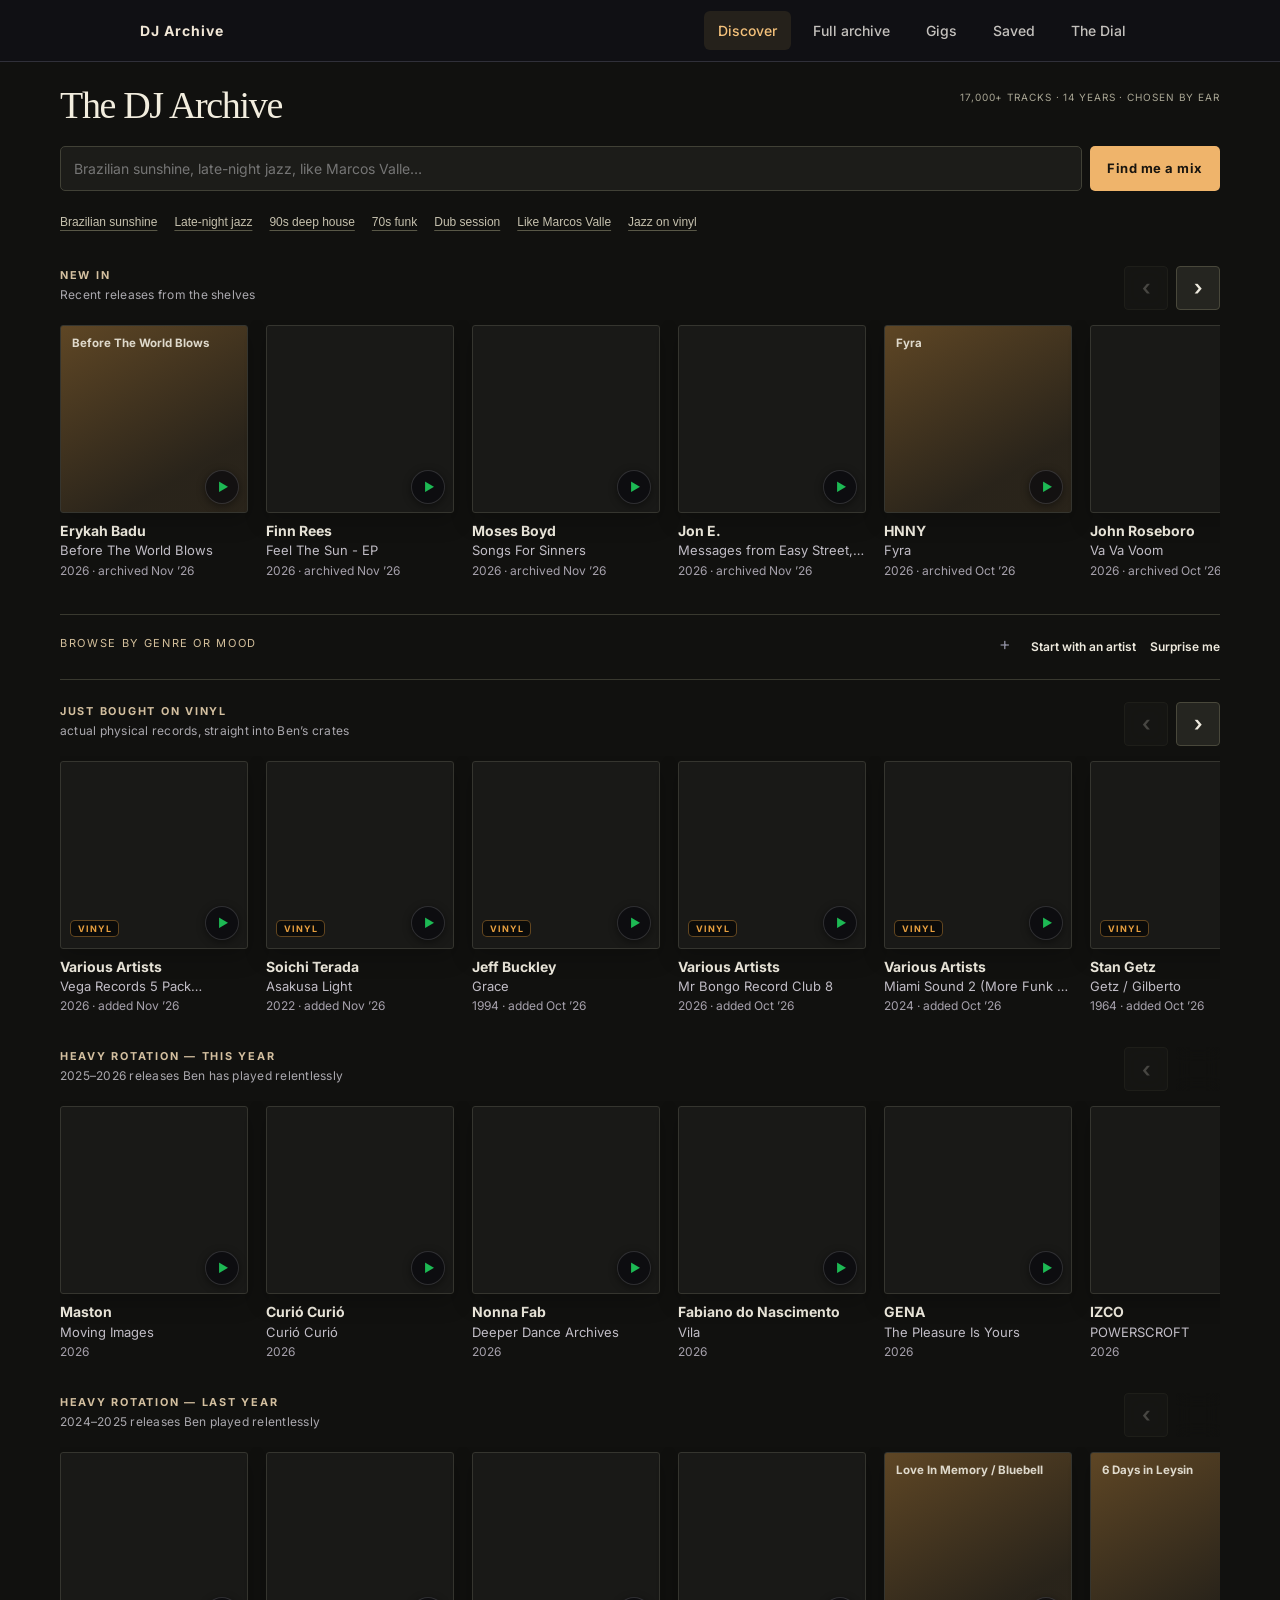
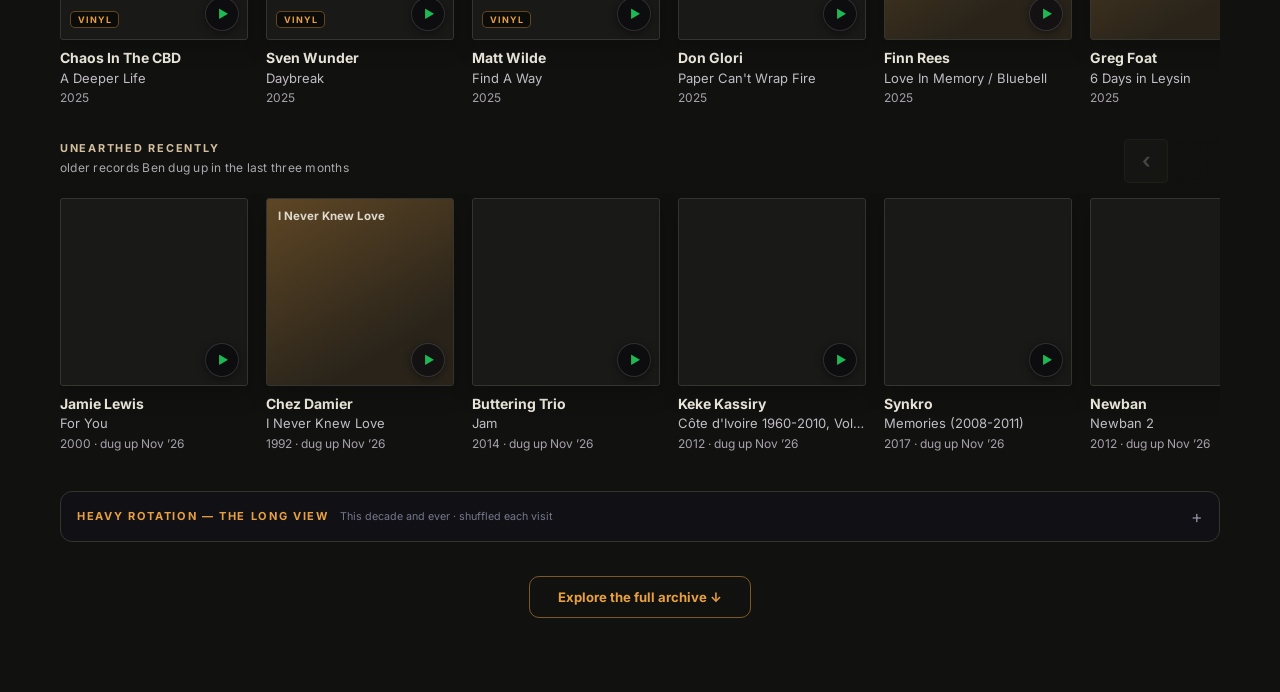
<file: spotify-auth.html>
<!DOCTYPE html>
<html lang="en">
<head>
<meta charset="UTF-8">
<meta http-equiv="refresh" content="0;url=./">
<title>Moved — Ben's DJ Archive</title>
<style>body{font-family:Inter,sans-serif;background:#0a0a0f;color:#e0e0e8;display:flex;align-items:center;justify-content:center;height:100vh;text-align:center}a{color:#e8a040}</style>
</head>
<body>
<p>This old token helper is retired.<br>Connect to Spotify from the <a href="./">archive itself</a> — taking you there…</p>
<script>location.replace('./')</script>
</body>
</html>
</file>
